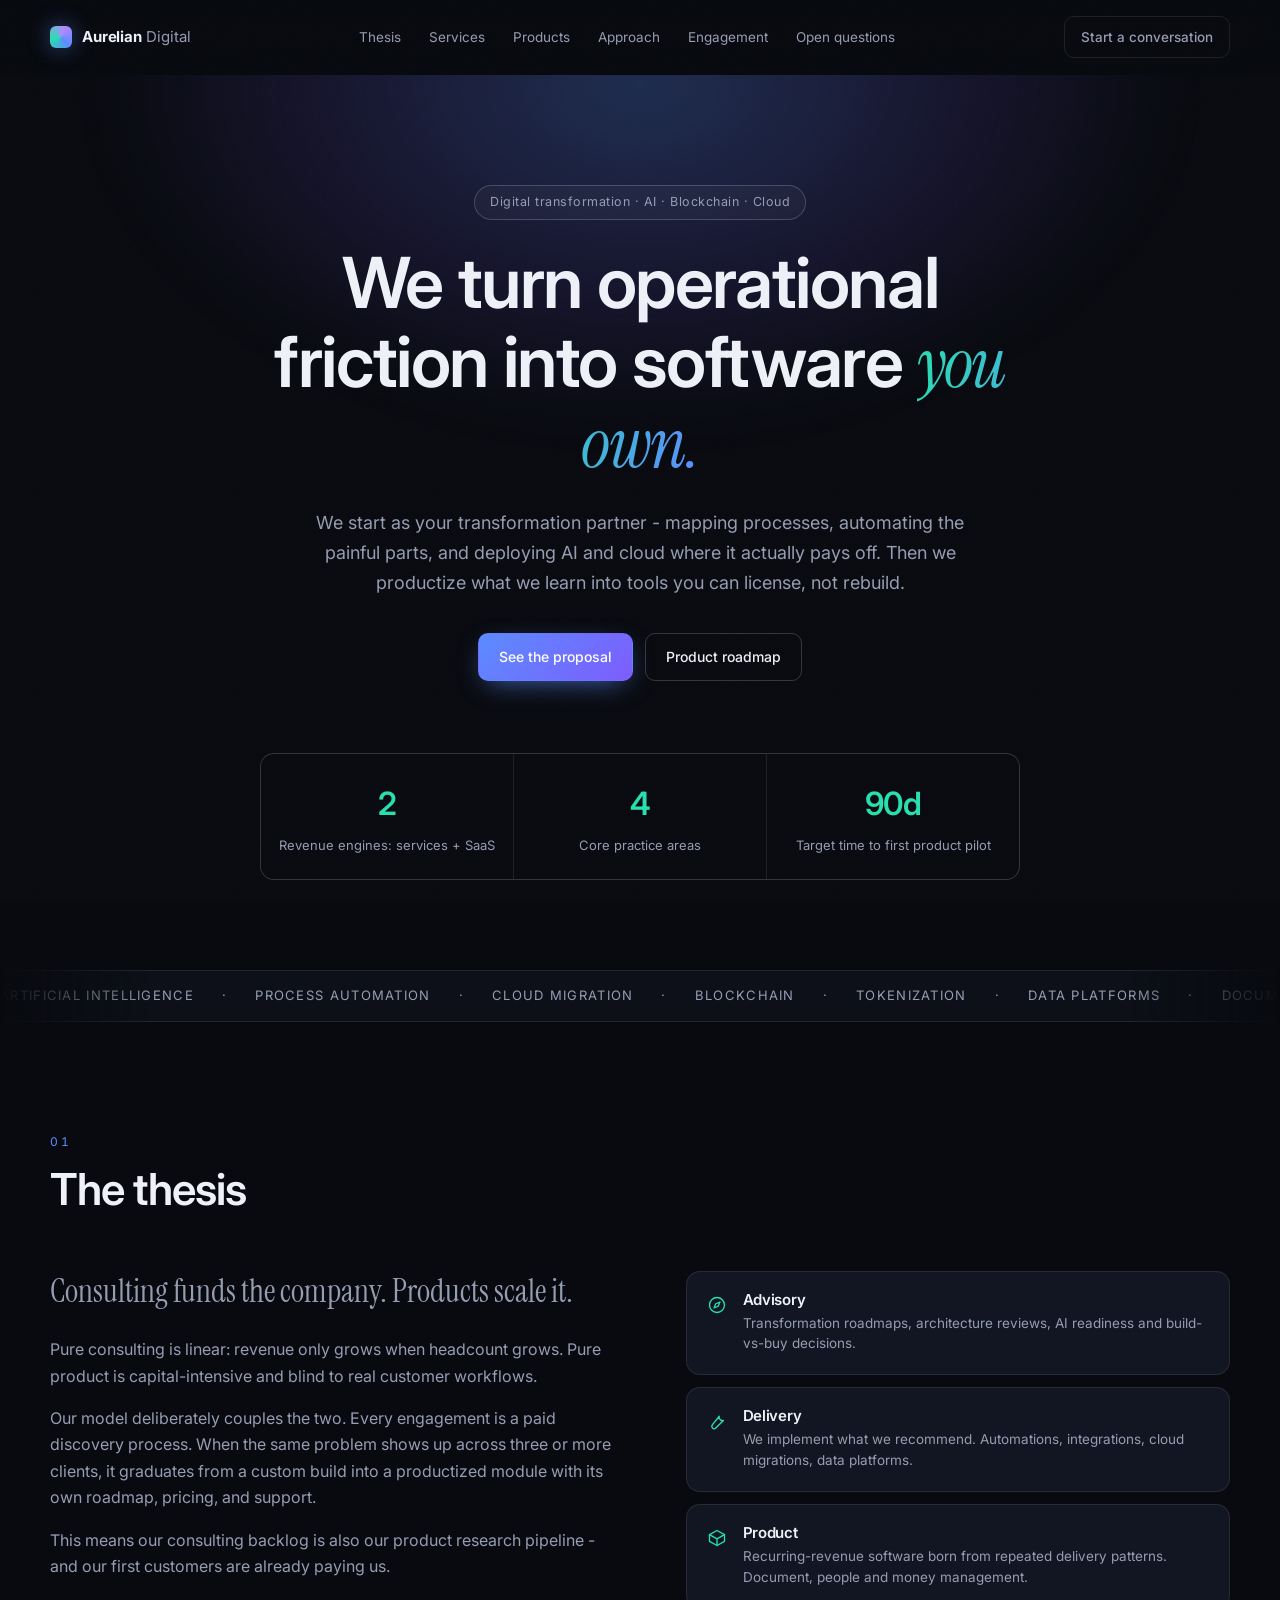
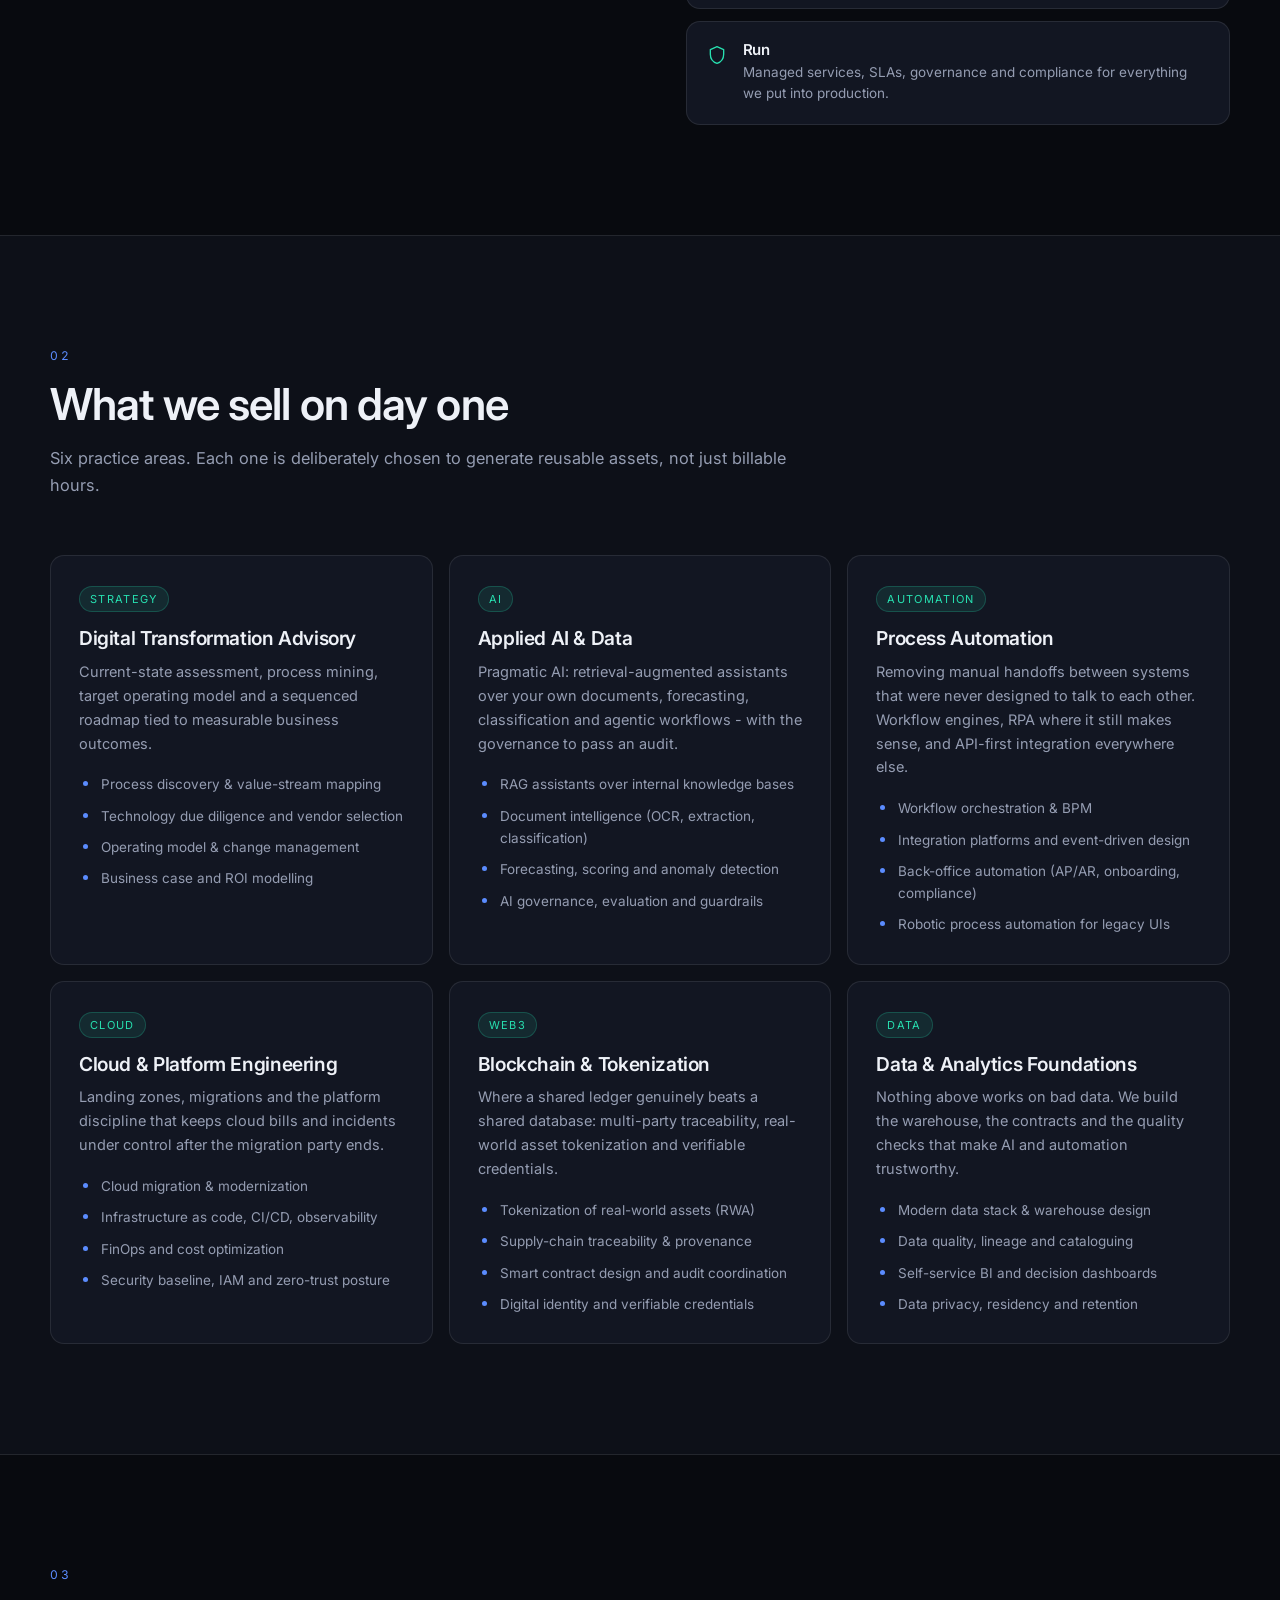
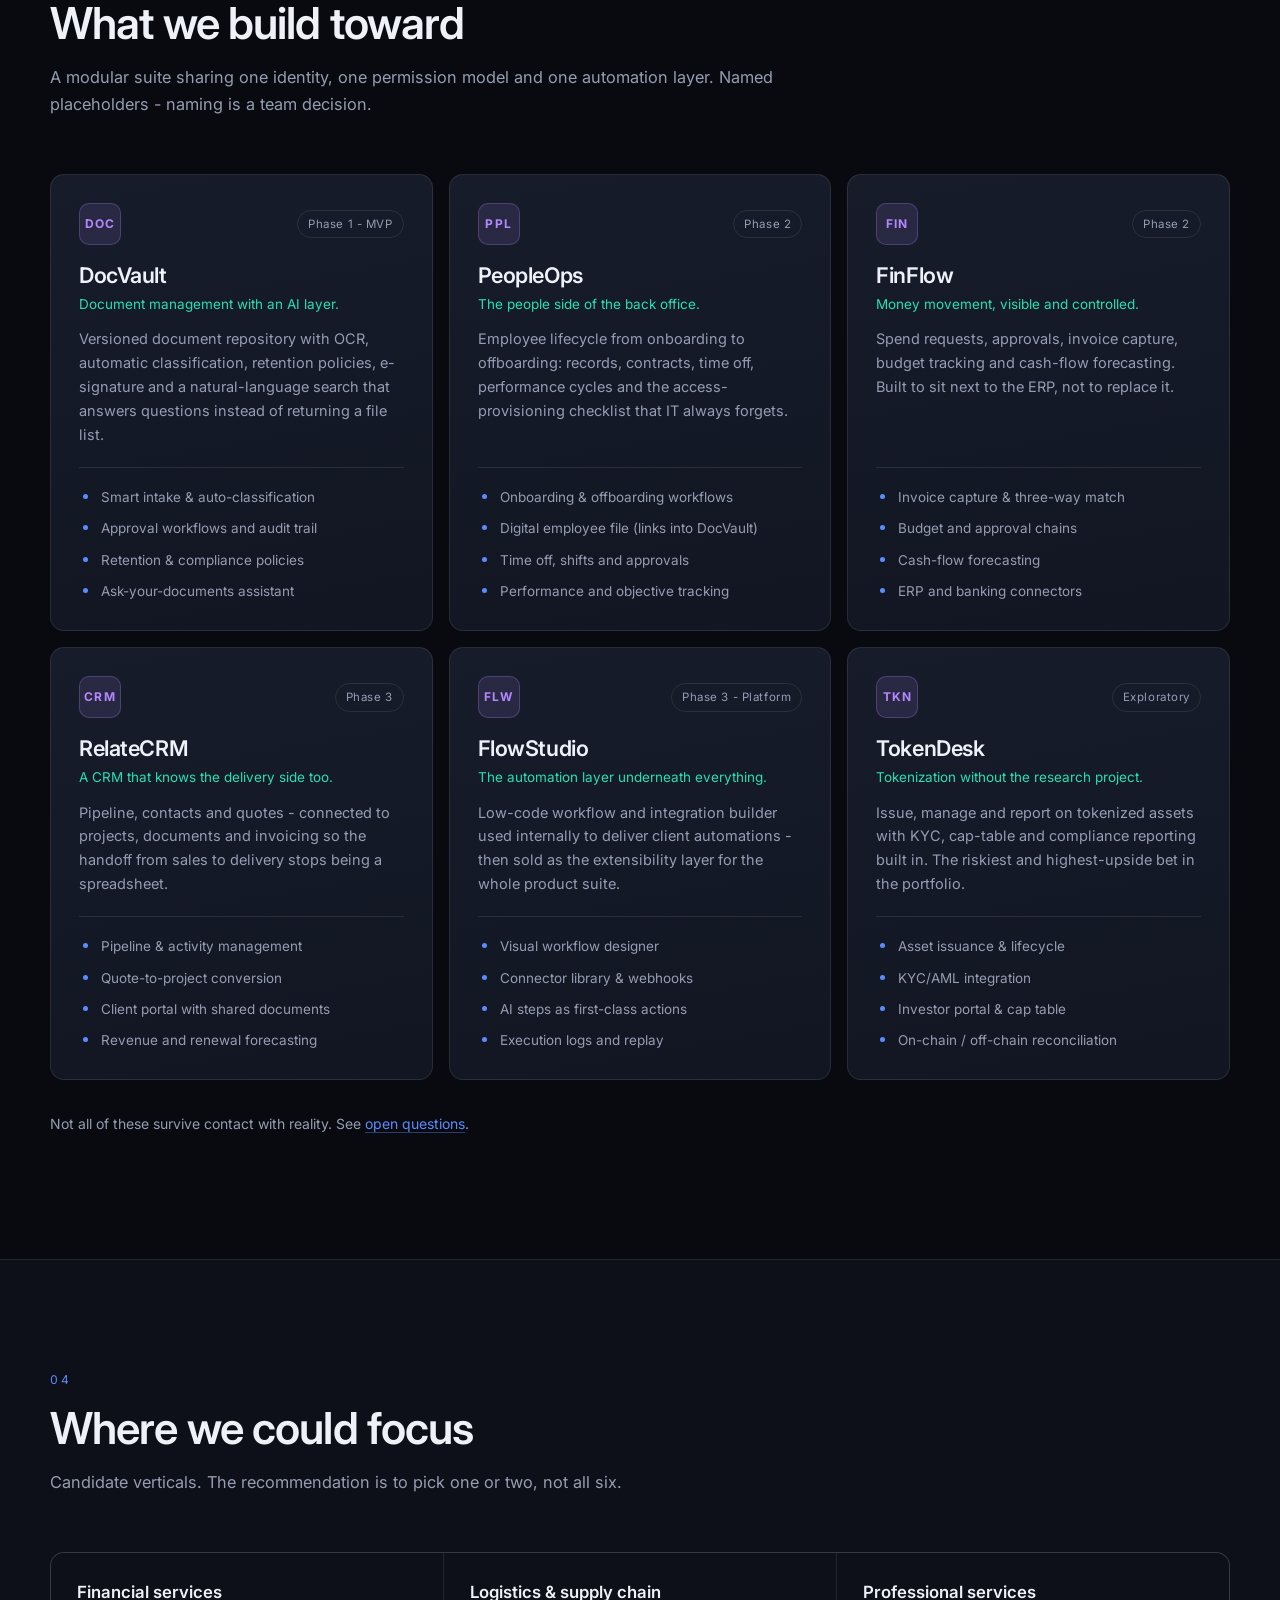
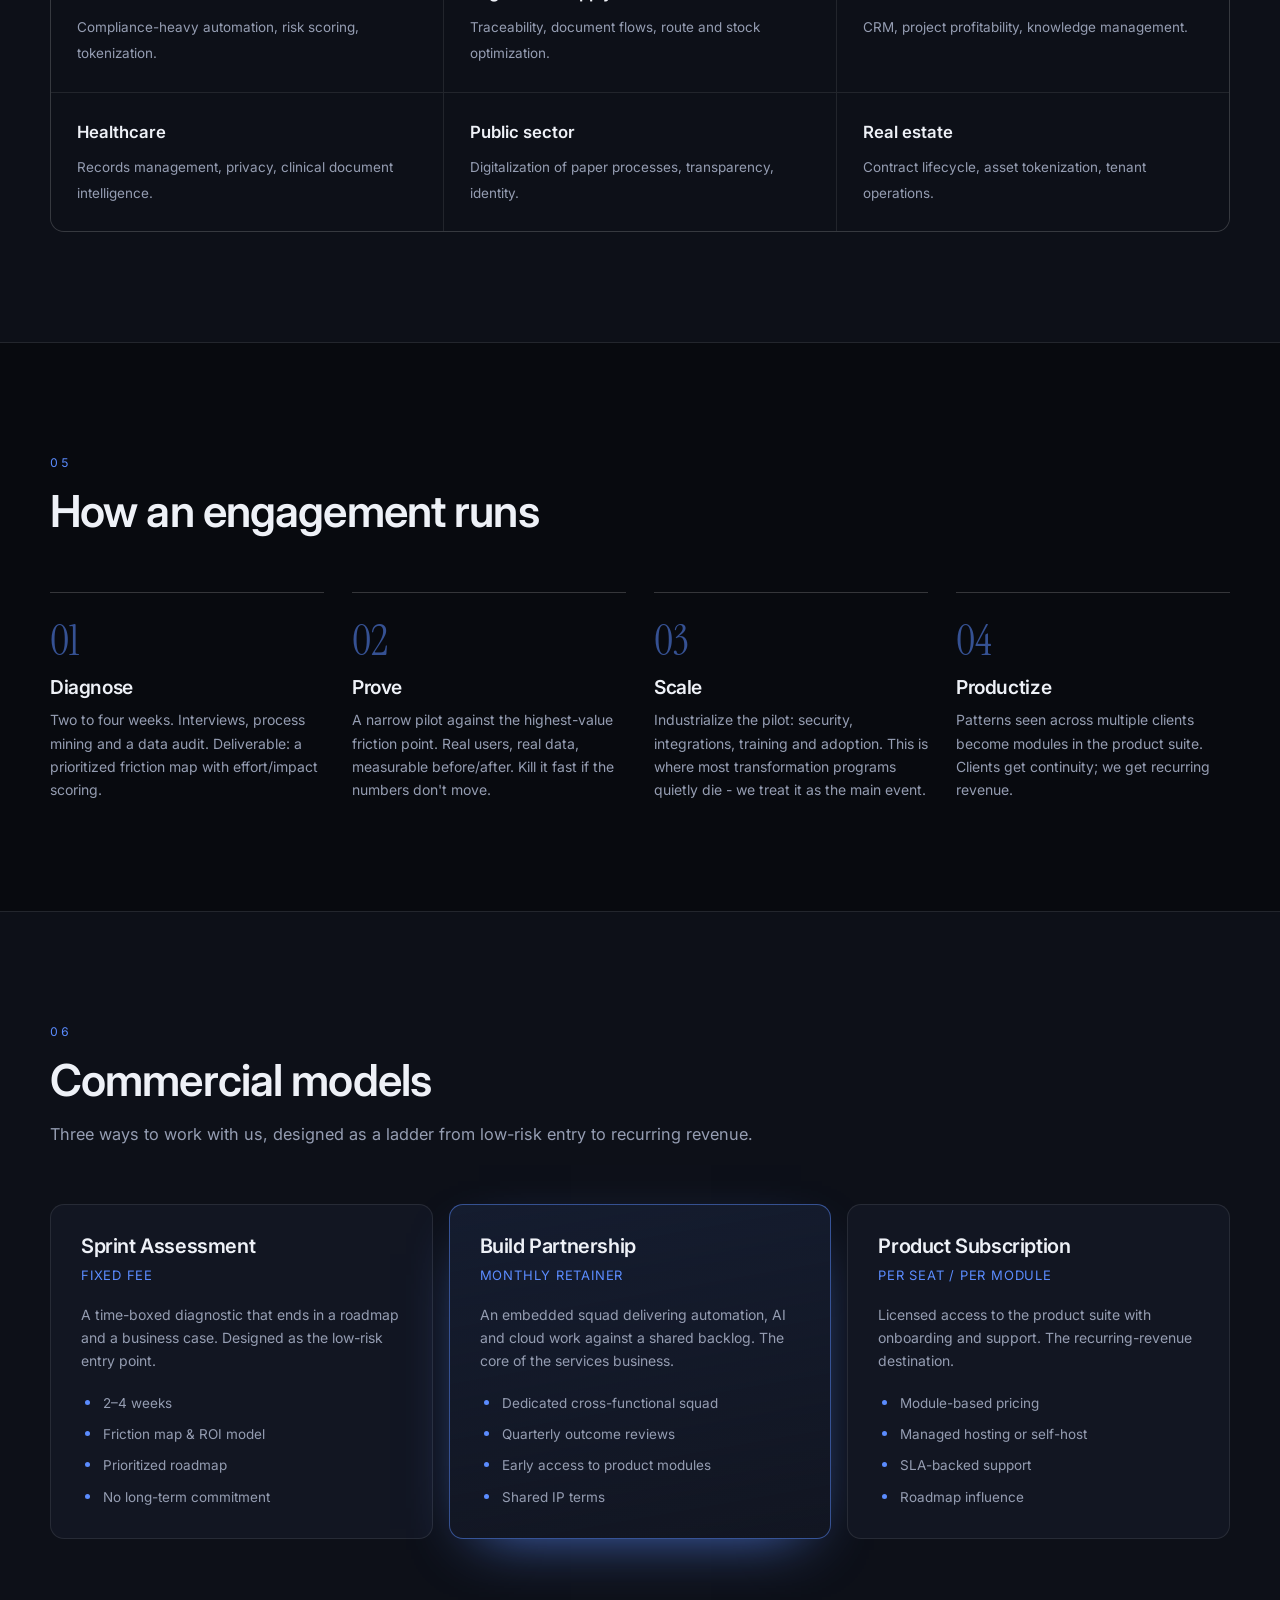
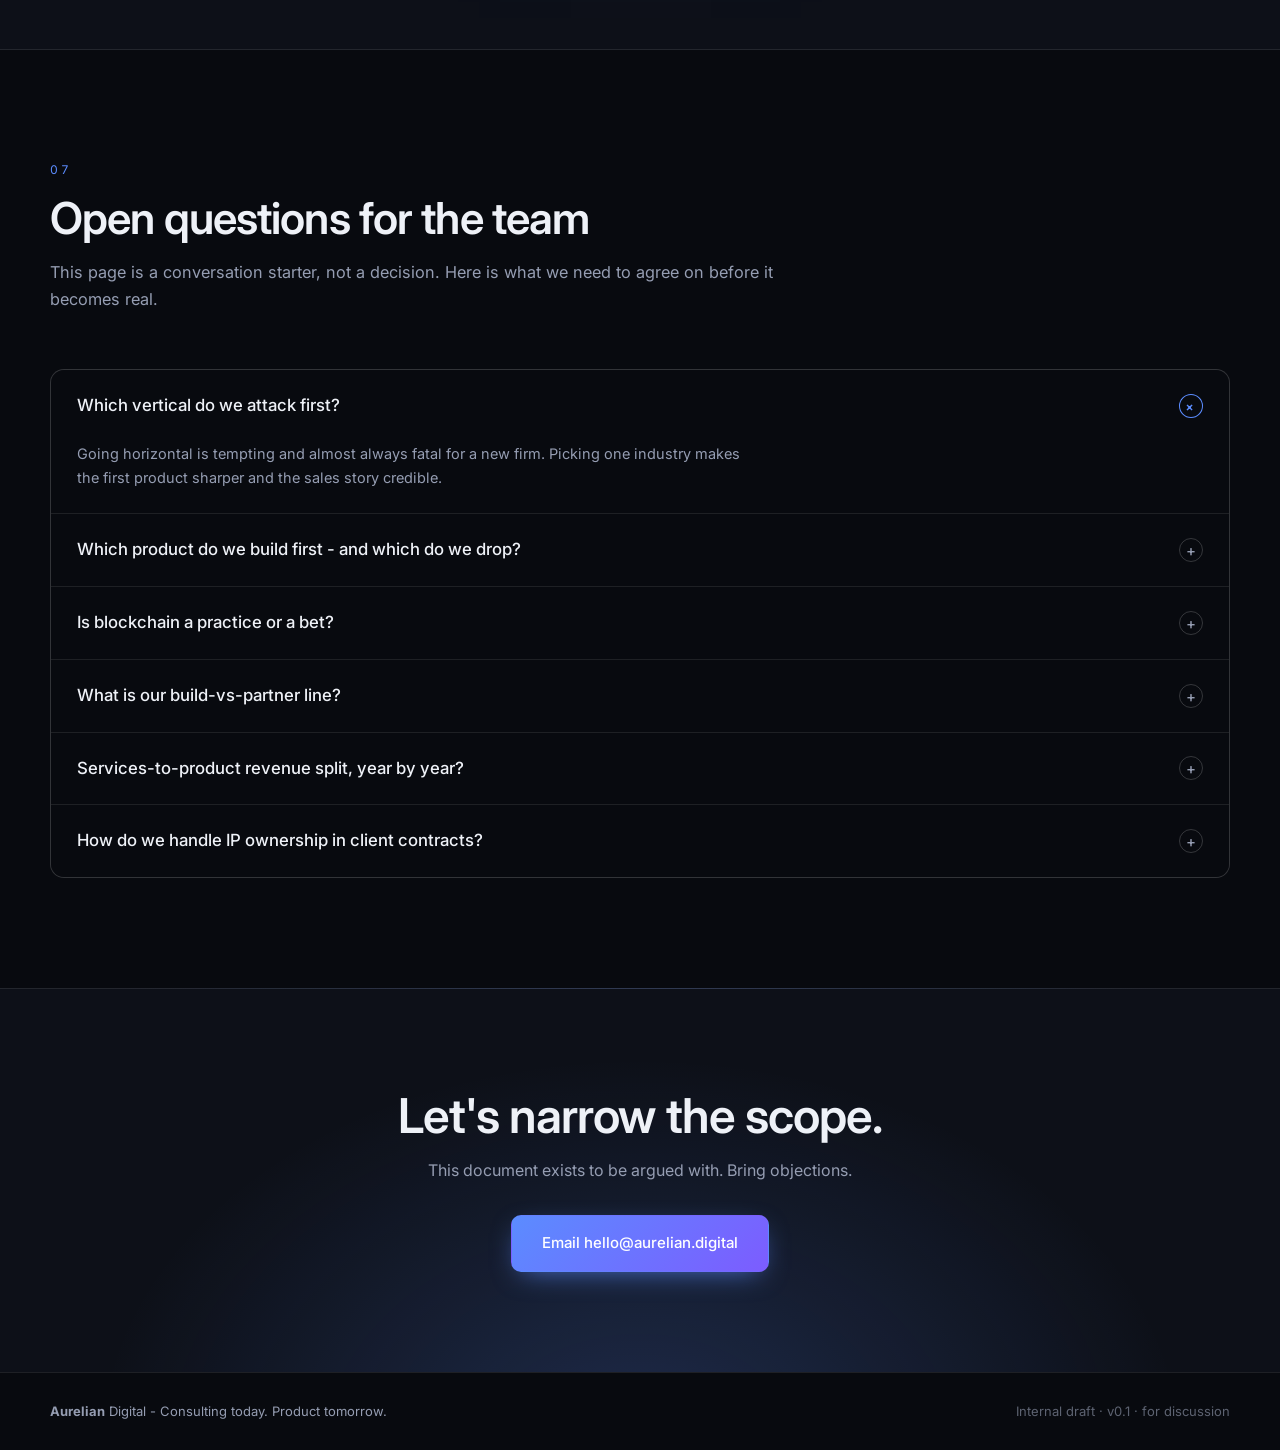
<file: index.html>
<!DOCTYPE html>
<html lang="en">
<head>
  <meta charset="UTF-8" />
  <meta name="viewport" content="width=device-width, initial-scale=1.0" />
  <title>Aurelian Digital - Consulting today. Product tomorrow.</title>
  <meta name="description" content="Digital transformation consulting across AI, automation, cloud and tokenization - productized into software for document, people and money management." />
  <link rel="preconnect" href="https://fonts.googleapis.com" />
  <link rel="preconnect" href="https://fonts.gstatic.com" crossorigin />
  <link href="https://fonts.googleapis.com/css2?family=Inter:wght@400;500;600;700&family=Instrument+Serif:ital@0;1&display=swap" rel="stylesheet" />
  <link rel="stylesheet" href="src/styles.css" />
</head>
<body>
  <div class="grain" aria-hidden="true"></div>

  <header class="site-header" id="header">
    <a class="logo" href="#top">
      <span class="logo-mark" aria-hidden="true"></span>
      <span class="logo-text"><strong data-brand-name></strong> <span data-brand-suffix></span></span>
    </a>
    <nav class="nav" id="nav" aria-label="Primary"></nav>
    <div class="header-actions">
      <a class="btn btn-ghost" href="#contact">Start a conversation</a>
      <button class="nav-toggle" id="navToggle" aria-label="Toggle navigation" aria-expanded="false">
        <span></span><span></span>
      </button>
    </div>
  </header>

  <main id="top">
    <!-- HERO -->
    <section class="hero">
      <div class="hero-glow" aria-hidden="true"></div>
      <div class="wrap hero-inner">
        <p class="eyebrow reveal" data-hero-eyebrow></p>
        <h1 class="hero-title reveal" data-hero-title></h1>
        <p class="lead reveal" data-hero-subtitle></p>
        <div class="hero-ctas reveal">
          <a class="btn btn-primary" data-hero-cta1></a>
          <a class="btn btn-outline" data-hero-cta2></a>
        </div>
        <dl class="stats reveal" data-hero-stats></dl>
      </div>
      <div class="marquee" aria-hidden="true">
        <div class="marquee-track">
          <span>Artificial Intelligence</span><span>·</span>
          <span>Process Automation</span><span>·</span>
          <span>Cloud Migration</span><span>·</span>
          <span>Blockchain</span><span>·</span>
          <span>Tokenization</span><span>·</span>
          <span>Data Platforms</span><span>·</span>
          <span>Document Intelligence</span><span>·</span>
          <span>Artificial Intelligence</span><span>·</span>
          <span>Process Automation</span><span>·</span>
          <span>Cloud Migration</span><span>·</span>
          <span>Blockchain</span><span>·</span>
          <span>Tokenization</span><span>·</span>
          <span>Data Platforms</span><span>·</span>
          <span>Document Intelligence</span><span>·</span>
        </div>
      </div>
    </section>

    <!-- THESIS -->
    <section class="section" id="thesis">
      <div class="wrap">
        <div class="section-head reveal">
          <span class="section-num">01</span>
          <h2 data-thesis-title></h2>
        </div>
        <div class="thesis-grid">
          <div class="thesis-copy reveal">
            <p class="thesis-lead" data-thesis-lead></p>
            <div data-thesis-body></div>
          </div>
          <div class="pillars" data-thesis-pillars></div>
        </div>
      </div>
    </section>

    <!-- SERVICES -->
    <section class="section section-alt" id="services">
      <div class="wrap">
        <div class="section-head reveal">
          <span class="section-num">02</span>
          <h2>What we sell on day one</h2>
          <p class="section-sub">Six practice areas. Each one is deliberately chosen to generate reusable assets, not just billable hours.</p>
        </div>
        <div class="cards" data-services></div>
      </div>
    </section>

    <!-- PRODUCTS -->
    <section class="section" id="products">
      <div class="wrap">
        <div class="section-head reveal">
          <span class="section-num">03</span>
          <h2>What we build toward</h2>
          <p class="section-sub">A modular suite sharing one identity, one permission model and one automation layer. Named placeholders - naming is a team decision.</p>
        </div>
        <div class="products" data-products></div>
        <p class="note reveal">Not all of these survive contact with reality. See <a href="#questions">open questions</a>.</p>
      </div>
    </section>

    <!-- INDUSTRIES -->
    <section class="section section-alt" id="industries">
      <div class="wrap">
        <div class="section-head reveal">
          <span class="section-num">04</span>
          <h2>Where we could focus</h2>
          <p class="section-sub">Candidate verticals. The recommendation is to pick one or two, not all six.</p>
        </div>
        <ul class="industries" data-industries></ul>
      </div>
    </section>

    <!-- APPROACH -->
    <section class="section" id="approach">
      <div class="wrap">
        <div class="section-head reveal">
          <span class="section-num">05</span>
          <h2>How an engagement runs</h2>
        </div>
        <ol class="steps" data-approach></ol>
      </div>
    </section>

    <!-- ENGAGEMENT -->
    <section class="section section-alt" id="engagement">
      <div class="wrap">
        <div class="section-head reveal">
          <span class="section-num">06</span>
          <h2>Commercial models</h2>
          <p class="section-sub">Three ways to work with us, designed as a ladder from low-risk entry to recurring revenue.</p>
        </div>
        <div class="plans" data-engagement></div>
      </div>
    </section>

    <!-- OPEN QUESTIONS -->
    <section class="section" id="questions">
      <div class="wrap">
        <div class="section-head reveal">
          <span class="section-num">07</span>
          <h2 data-questions-title></h2>
          <p class="section-sub" data-questions-lead></p>
        </div>
        <div class="questions" data-questions></div>
      </div>
    </section>

    <!-- CONTACT -->
    <section class="cta-band" id="contact">
      <div class="wrap cta-inner reveal">
        <h2>Let's narrow the scope.</h2>
        <p>This document exists to be argued with. Bring objections.</p>
        <a class="btn btn-primary btn-lg" data-contact-link></a>
      </div>
    </section>
  </main>

  <footer class="site-footer">
    <div class="wrap footer-inner">
      <span><strong data-brand-name></strong> <span data-brand-suffix></span> - <span data-brand-tagline></span></span>
      <span class="footer-note">Internal draft · v0.1 · for discussion</span>
    </div>
  </footer>

  <script src="src/data.js"></script>
  <script src="src/main.js"></script>
</body>
</html>
</file>
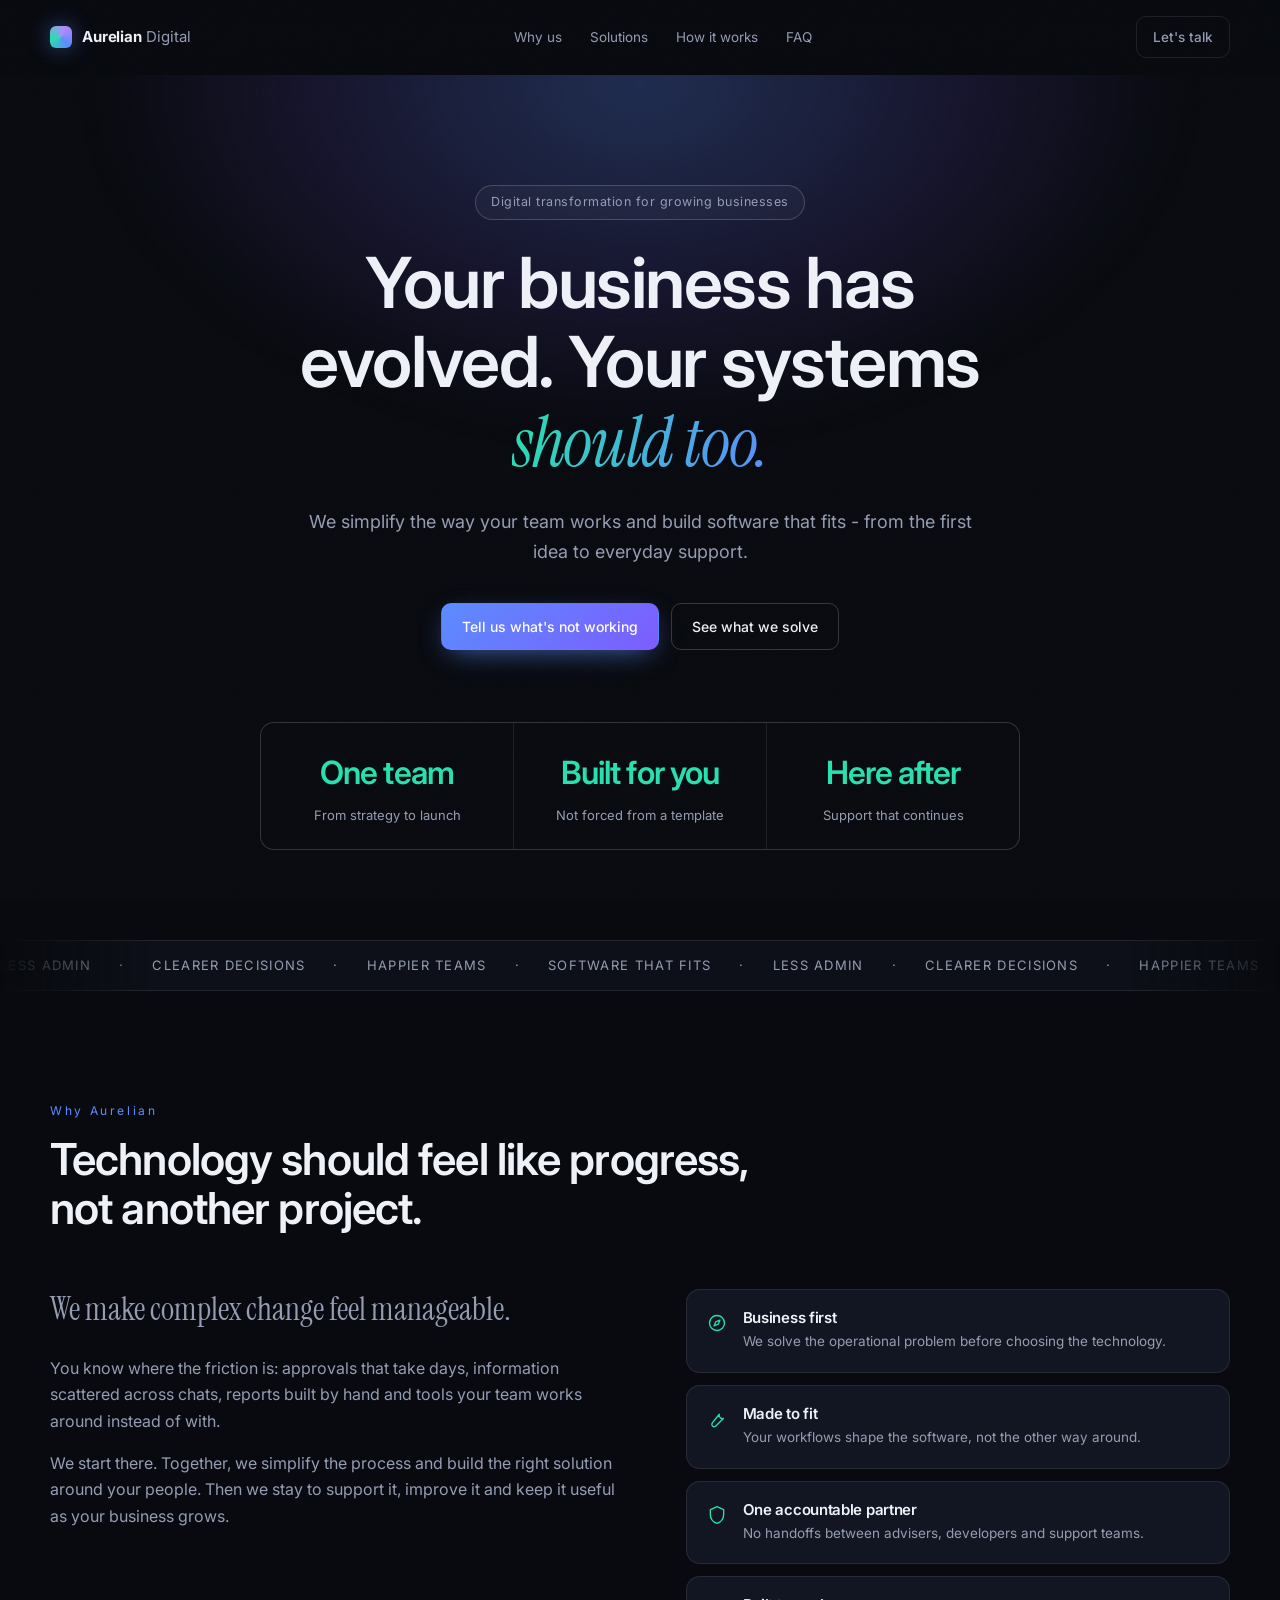
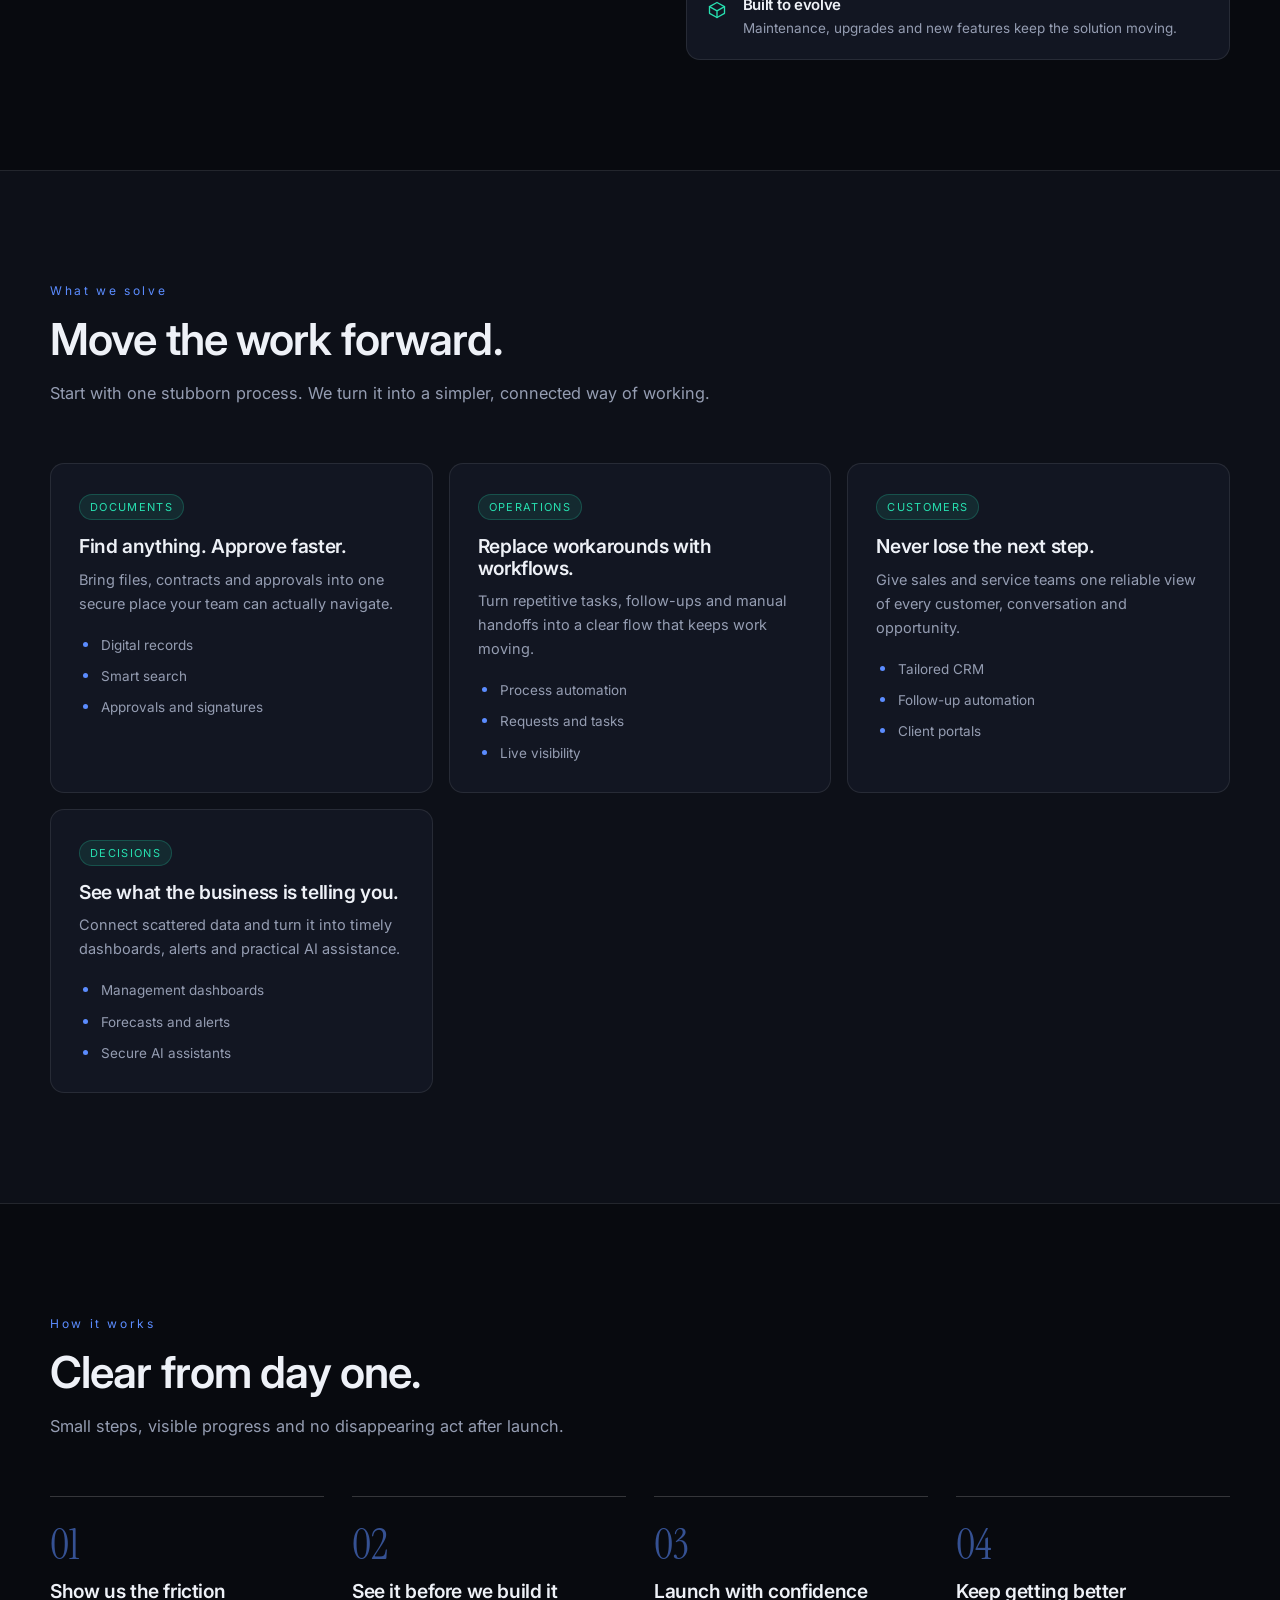
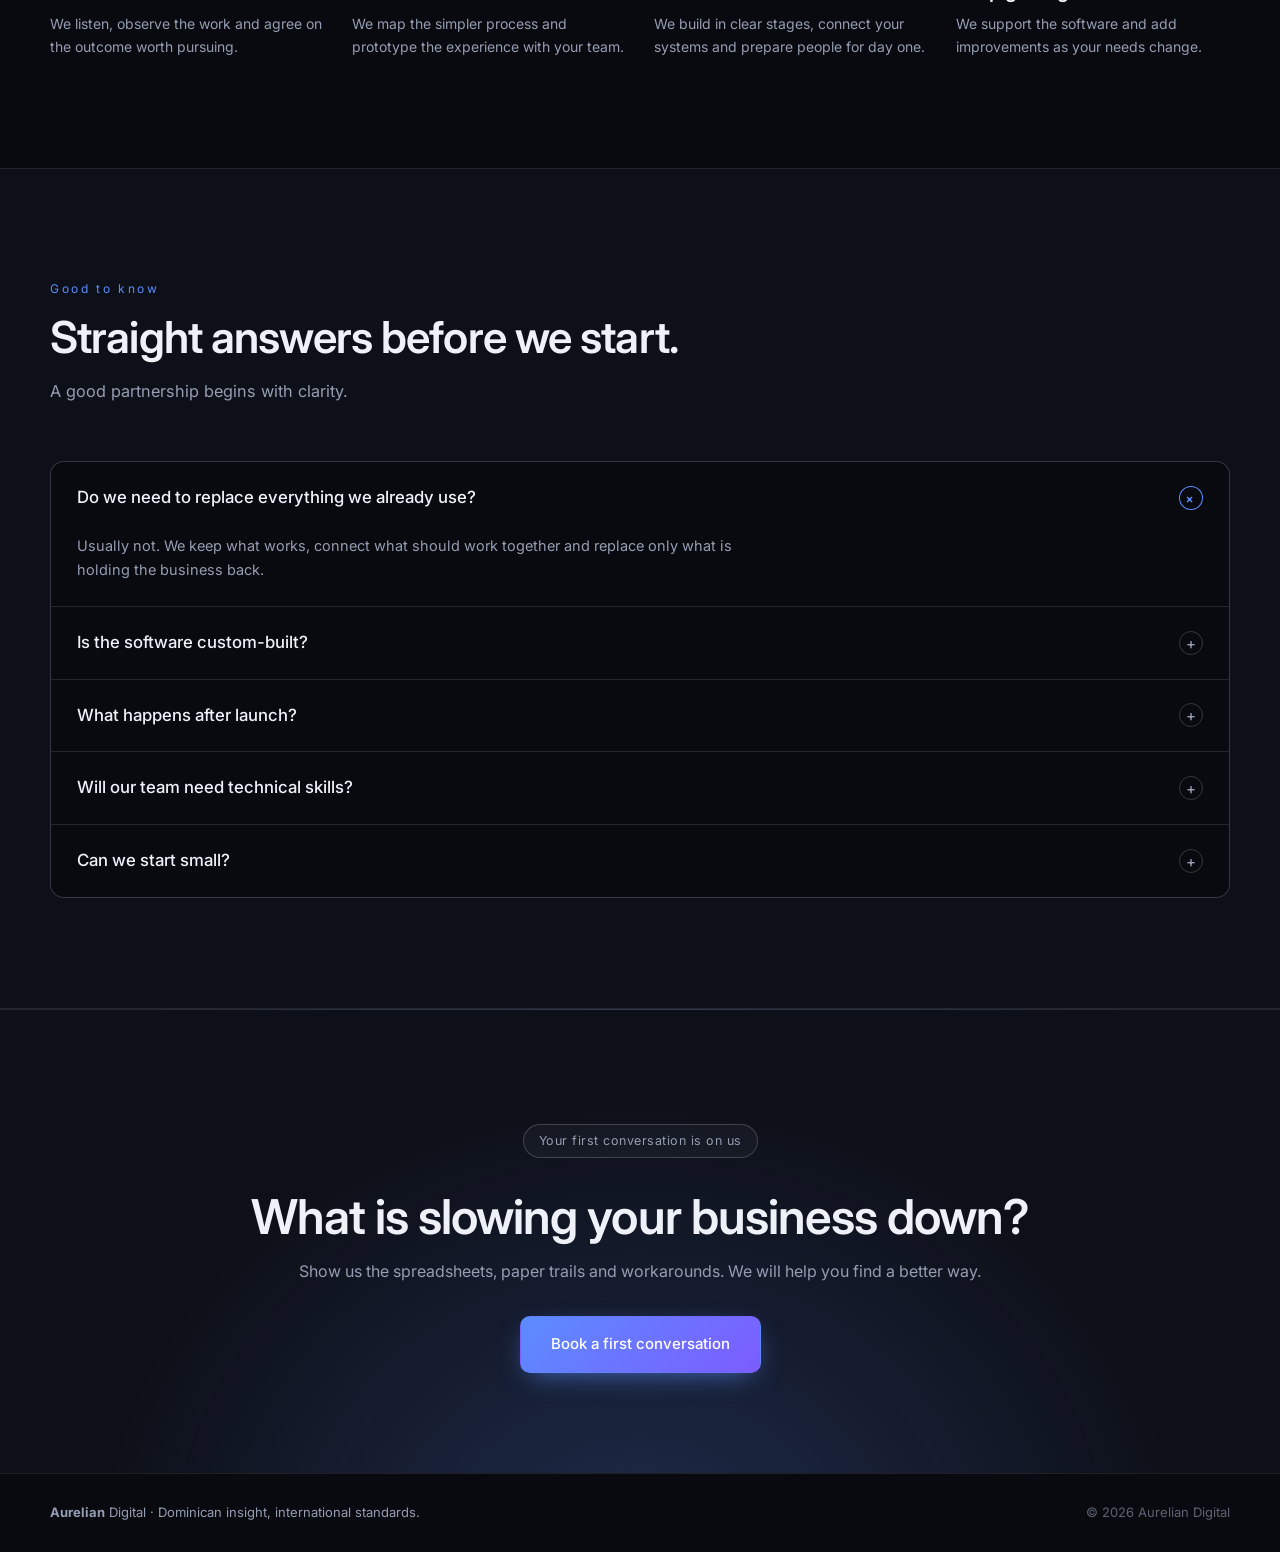
<file: v2/index.html>
<!DOCTYPE html>
<html lang="en">
<head>
  <meta charset="UTF-8" />
  <meta name="viewport" content="width=device-width, initial-scale=1.0" />
  <title>Aurelian Digital - Better ways to work.</title>
  <meta name="description" content="We simplify operations and build software around the way your business works." />
  <link rel="preconnect" href="https://fonts.googleapis.com" />
  <link rel="preconnect" href="https://fonts.gstatic.com" crossorigin />
  <link href="https://fonts.googleapis.com/css2?family=Inter:wght@400;500;600;700&family=Instrument+Serif:ital@0;1&display=swap" rel="stylesheet" />
  <link rel="stylesheet" href="../src/styles.css" />
</head>
<body>
  <div class="grain" aria-hidden="true"></div>
  <header class="site-header" id="header">
    <a class="logo" href="#top" aria-label="Aurelian Digital home">
      <span class="logo-mark" aria-hidden="true"></span>
      <span class="logo-text"><strong data-brand-name></strong> <span data-brand-suffix></span></span>
    </a>
    <nav class="nav" id="nav" aria-label="Primary"></nav>
    <div class="header-actions">
      <a class="btn btn-ghost" href="#contact">Let's talk</a>
      <button class="nav-toggle" id="navToggle" aria-label="Toggle navigation" aria-expanded="false"><span></span><span></span></button>
    </div>
  </header>

  <main id="top">
    <section class="hero">
      <div class="hero-glow" aria-hidden="true"></div>
      <div class="wrap hero-inner">
        <p class="eyebrow reveal" data-hero-eyebrow></p>
        <h1 class="hero-title reveal" data-hero-title></h1>
        <p class="lead reveal" data-hero-subtitle></p>
        <div class="hero-ctas reveal"><a class="btn btn-primary" data-hero-cta1></a><a class="btn btn-outline" data-hero-cta2></a></div>
        <dl class="stats reveal" data-hero-stats></dl>
      </div>
      <div class="marquee" aria-hidden="true"><div class="marquee-track">
        <span>Less admin</span><span>·</span><span>Clearer decisions</span><span>·</span><span>Happier teams</span><span>·</span><span>Software that fits</span><span>·</span>
        <span>Less admin</span><span>·</span><span>Clearer decisions</span><span>·</span><span>Happier teams</span><span>·</span><span>Software that fits</span><span>·</span>
      </div></div>
    </section>

    <section class="section why" id="why">
      <div class="wrap">
        <div class="section-head reveal"><span class="section-num">Why Aurelian</span><h2 data-thesis-title></h2></div>
        <div class="thesis-grid">
          <div class="thesis-copy reveal"><p class="thesis-lead" data-thesis-lead></p><div data-thesis-body></div></div>
          <div class="pillars" data-thesis-pillars></div>
        </div>
      </div>
    </section>

    <section class="section section-alt" id="solutions">
      <div class="wrap">
        <div class="section-head reveal"><span class="section-num">What we solve</span><h2>Move the work forward.</h2><p class="section-sub">Start with one stubborn process. We turn it into a simpler, connected way of working.</p></div>
        <div class="cards solution-cards" data-services></div>
      </div>
    </section>

    <section class="section" id="approach">
      <div class="wrap">
        <div class="section-head reveal"><span class="section-num">How it works</span><h2>Clear from day one.</h2><p class="section-sub">Small steps, visible progress and no disappearing act after launch.</p></div>
        <ol class="steps" data-approach></ol>
      </div>
    </section>

    <section class="section section-alt" id="questions">
      <div class="wrap faq-layout">
        <div class="section-head reveal"><span class="section-num">Good to know</span><h2 data-questions-title></h2><p class="section-sub" data-questions-lead></p></div>
        <div class="questions" data-questions></div>
      </div>
    </section>

    <section class="cta-band" id="contact">
      <div class="wrap cta-inner reveal"><p class="eyebrow">Your first conversation is on us</p><h2>What is slowing your business down?</h2><p>Show us the spreadsheets, paper trails and workarounds. We will help you find a better way.</p><a class="btn btn-primary btn-lg" data-contact-link></a></div>
    </section>
  </main>

  <footer class="site-footer"><div class="wrap footer-inner"><span><strong data-brand-name></strong> <span data-brand-suffix></span> · Dominican insight, international standards.</span><span class="footer-note">© 2026 Aurelian Digital</span></div></footer>
  <script src="data.js"></script>
  <script src="main.js"></script>
</body>
</html>
</file>
<file: src/styles.css>
:root {
  --bg: #080a0f;
  --bg-alt: #0d1018;
  --surface: #121622;
  --surface-2: #171c2b;
  --line: rgba(255, 255, 255, 0.09);
  --line-strong: rgba(255, 255, 255, 0.18);
  --text: #eef1f7;
  --muted: #959db2;
  --accent: #5b8cff;
  --accent-2: #27e0b0;
  --accent-3: #b388ff;
  --radius: 14px;
  --wrap: 1180px;
  --ease: cubic-bezier(0.22, 1, 0.36, 1);
}

* { box-sizing: border-box; }

html { scroll-behavior: smooth; scroll-padding-top: 90px; }

body {
  margin: 0;
  background: var(--bg);
  color: var(--text);
  font-family: Inter, -apple-system, BlinkMacSystemFont, "Segoe UI", sans-serif;
  font-size: 16px;
  line-height: 1.65;
  -webkit-font-smoothing: antialiased;
  overflow-x: hidden;
}

h1, h2, h3 { line-height: 1.12; margin: 0; letter-spacing: -0.02em; }

a { color: inherit; text-decoration: none; }

.wrap { width: min(100% - 48px, var(--wrap)); margin-inline: auto; }

.grain {
  position: fixed;
  inset: 0;
  pointer-events: none;
  z-index: 100;
  opacity: 0.025;
  background-image: url("data:image/svg+xml,%3Csvg xmlns='http://www.w3.org/2000/svg' width='200' height='200'%3E%3Cfilter id='n'%3E%3CfeTurbulence type='fractalNoise' baseFrequency='0.8'/%3E%3C/filter%3E%3Crect width='200' height='200' filter='url(%23n)'/%3E%3C/svg%3E");
}

/* ---------- Header ---------- */
.site-header {
  position: sticky;
  top: 0;
  z-index: 50;
  display: flex;
  align-items: center;
  justify-content: space-between;
  gap: 24px;
  padding: 16px max(24px, calc((100vw - var(--wrap)) / 2));
  background: rgba(8, 10, 15, 0.72);
  backdrop-filter: blur(14px);
  border-bottom: 1px solid transparent;
  transition: border-color 0.3s, background 0.3s;
}

.site-header.scrolled { border-bottom-color: var(--line); }

.logo { display: flex; align-items: center; gap: 10px; font-size: 15px; }

.logo-mark {
  width: 22px;
  height: 22px;
  border-radius: 6px;
  background: conic-gradient(from 140deg, var(--accent), var(--accent-2), var(--accent-3), var(--accent));
  box-shadow: 0 0 22px rgba(91, 140, 255, 0.45);
}

.logo-text strong { font-weight: 700; letter-spacing: -0.01em; }
.logo-text span { color: var(--muted); font-weight: 400; }

.nav { display: flex; gap: 4px; }

.nav a {
  padding: 7px 12px;
  border-radius: 8px;
  font-size: 13.5px;
  color: var(--muted);
  transition: color 0.2s, background 0.2s;
}

.nav a:hover { color: var(--text); background: rgba(255, 255, 255, 0.05); }
.nav a.active { color: var(--text); background: rgba(91, 140, 255, 0.14); }

.header-actions { display: flex; align-items: center; gap: 10px; }

.nav-toggle {
  display: none;
  flex-direction: column;
  gap: 5px;
  background: none;
  border: 1px solid var(--line);
  border-radius: 8px;
  padding: 10px 9px;
  cursor: pointer;
}

.nav-toggle span { width: 16px; height: 1.5px; background: var(--text); display: block; }

/* ---------- Buttons ---------- */
.btn {
  display: inline-flex;
  align-items: center;
  justify-content: center;
  gap: 8px;
  padding: 11px 20px;
  border-radius: 10px;
  font-size: 14px;
  font-weight: 500;
  cursor: pointer;
  border: 1px solid transparent;
  transition: transform 0.2s var(--ease), background 0.2s, border-color 0.2s, box-shadow 0.2s;
  white-space: nowrap;
}

.btn:hover { transform: translateY(-2px); }

.btn-primary {
  background: linear-gradient(135deg, var(--accent), #7c5cff);
  color: #fff;
  box-shadow: 0 8px 28px -10px rgba(91, 140, 255, 0.8);
}

.btn-outline { border-color: var(--line-strong); color: var(--text); }
.btn-outline:hover { background: rgba(255, 255, 255, 0.05); border-color: var(--accent); }

.btn-ghost { color: var(--muted); border-color: var(--line); font-size: 13.5px; padding: 9px 16px; }
.btn-ghost:hover { color: var(--text); border-color: var(--line-strong); }

.btn-lg { padding: 15px 30px; font-size: 15px; }

/* ---------- Hero ---------- */
.hero { position: relative; padding: 110px 0 0; overflow: hidden; }

.hero-glow {
  position: absolute;
  top: -340px;
  left: 50%;
  transform: translateX(-50%);
  width: 1100px;
  height: 700px;
  background: radial-gradient(ellipse at center, rgba(91, 140, 255, 0.28), rgba(124, 92, 255, 0.12) 42%, transparent 70%);
  filter: blur(26px);
  pointer-events: none;
}

.hero-inner { position: relative; text-align: center; padding-bottom: 90px; }

.eyebrow {
  display: inline-block;
  margin: 0 0 24px;
  padding: 6px 15px;
  border: 1px solid var(--line-strong);
  border-radius: 999px;
  font-size: 12.5px;
  letter-spacing: 0.04em;
  color: var(--muted);
  background: rgba(255, 255, 255, 0.03);
}

.hero-title {
  font-size: clamp(2.5rem, 6.2vw, 4.4rem);
  font-weight: 600;
  max-width: 17ch;
  margin-inline: auto;
}

.hero-title em {
  font-family: "Instrument Serif", Georgia, serif;
  font-style: italic;
  font-weight: 400;
  background: linear-gradient(100deg, var(--accent-2), var(--accent));
  -webkit-background-clip: text;
  background-clip: text;
  color: transparent;
}

.lead {
  max-width: 62ch;
  margin: 26px auto 0;
  color: var(--muted);
  font-size: clamp(1rem, 1.5vw, 1.125rem);
}

.hero-ctas { display: flex; gap: 12px; justify-content: center; flex-wrap: wrap; margin-top: 36px; }

.stats {
  display: grid;
  grid-template-columns: repeat(3, 1fr);
  gap: 1px;
  margin: 72px auto 0;
  max-width: 760px;
  background: var(--line);
  border: 1px solid var(--line);
  border-radius: var(--radius);
  overflow: hidden;
}

.stats > div { background: var(--bg); padding: 24px 18px; }
.stats dt { font-size: 2rem; font-weight: 600; letter-spacing: -0.03em; color: var(--accent-2); }
.stats dd { margin: 6px 0 0; font-size: 13px; color: var(--muted); line-height: 1.45; }

.marquee {
  border-block: 1px solid var(--line);
  padding: 14px 0;
  overflow: hidden;
  background: var(--bg-alt);
  mask-image: linear-gradient(90deg, transparent, #000 12%, #000 88%, transparent);
}

.marquee-track {
  display: flex;
  gap: 28px;
  width: max-content;
  animation: slide 44s linear infinite;
  font-size: 13px;
  letter-spacing: 0.1em;
  text-transform: uppercase;
  color: var(--muted);
  white-space: nowrap;
}

@keyframes slide { to { transform: translateX(-50%); } }

/* ---------- Sections ---------- */
.section { padding: 110px 0; }
.section-alt { background: var(--bg-alt); border-block: 1px solid var(--line); }

.section-head { max-width: 760px; margin-bottom: 56px; }

.section-num {
  display: block;
  font-size: 12px;
  letter-spacing: 0.22em;
  color: var(--accent);
  margin-bottom: 14px;
  font-variant-numeric: tabular-nums;
}

.section-head h2 { font-size: clamp(1.9rem, 3.6vw, 2.75rem); font-weight: 600; }
.section-sub { color: var(--muted); margin: 16px 0 0; font-size: 1.02rem; }

.note { color: var(--muted); font-size: 14px; margin-top: 32px; }
.note a { color: var(--accent); border-bottom: 1px solid rgba(91, 140, 255, 0.4); }

/* ---------- Thesis ---------- */
.thesis-grid { display: grid; grid-template-columns: 1.05fr 1fr; gap: 64px; align-items: start; }

.thesis-lead {
  font-family: "Instrument Serif", Georgia, serif;
  font-size: clamp(1.5rem, 2.6vw, 2rem);
  line-height: 1.3;
  margin: 0 0 24px;
  color: var(--text);
}

.thesis-copy p { color: var(--muted); }

.pillars { display: grid; gap: 12px; }

.pillar {
  display: flex;
  gap: 16px;
  padding: 20px;
  border: 1px solid var(--line);
  border-radius: var(--radius);
  background: var(--surface);
  transition: border-color 0.25s, transform 0.25s var(--ease);
}

.pillar:hover { border-color: var(--line-strong); transform: translateX(4px); }
.pillar svg { flex: none; width: 20px; height: 20px; color: var(--accent-2); margin-top: 3px; }
.pillar h3 { font-size: 15px; font-weight: 600; margin-bottom: 4px; }
.pillar p { margin: 0; font-size: 13.5px; color: var(--muted); line-height: 1.55; }

/* ---------- Service cards ---------- */
.cards { display: grid; grid-template-columns: repeat(auto-fit, minmax(330px, 1fr)); gap: 16px; }

.card {
  position: relative;
  padding: 28px;
  border: 1px solid var(--line);
  border-radius: var(--radius);
  background: var(--surface);
  overflow: hidden;
  transition: border-color 0.25s, transform 0.3s var(--ease);
}

.card::before {
  content: "";
  position: absolute;
  inset: 0 0 auto;
  height: 1px;
  background: linear-gradient(90deg, transparent, var(--accent), transparent);
  opacity: 0;
  transition: opacity 0.3s;
}

.card:hover { transform: translateY(-4px); border-color: var(--line-strong); }
.card:hover::before { opacity: 1; }

.tag {
  display: inline-block;
  font-size: 11px;
  letter-spacing: 0.12em;
  text-transform: uppercase;
  color: var(--accent-2);
  background: rgba(39, 224, 176, 0.1);
  border: 1px solid rgba(39, 224, 176, 0.22);
  padding: 3px 10px;
  border-radius: 999px;
  margin-bottom: 16px;
}

.card h3 { font-size: 1.2rem; font-weight: 600; margin-bottom: 10px; }
.card > p { color: var(--muted); font-size: 14.5px; margin: 0 0 18px; }

.ticks { list-style: none; padding: 0; margin: 0; display: grid; gap: 9px; }

.ticks li {
  position: relative;
  padding-left: 22px;
  font-size: 13.5px;
  color: var(--muted);
}

.ticks li::before {
  content: "";
  position: absolute;
  left: 4px;
  top: 8px;
  width: 5px;
  height: 5px;
  border-radius: 50%;
  background: var(--accent);
}

/* ---------- Products ---------- */
.products { display: grid; grid-template-columns: repeat(auto-fit, minmax(340px, 1fr)); gap: 16px; }

.product {
  display: flex;
  flex-direction: column;
  padding: 28px;
  border: 1px solid var(--line);
  border-radius: var(--radius);
  background: linear-gradient(170deg, var(--surface-2), var(--surface));
  transition: border-color 0.25s, transform 0.3s var(--ease);
}

.product:hover { transform: translateY(-4px); border-color: rgba(179, 136, 255, 0.4); }

.product-top { display: flex; align-items: center; justify-content: space-between; gap: 14px; margin-bottom: 18px; }

.product-code {
  font-size: 12px;
  font-weight: 700;
  letter-spacing: 0.1em;
  width: 42px;
  height: 42px;
  display: grid;
  place-items: center;
  border-radius: 10px;
  background: rgba(179, 136, 255, 0.12);
  border: 1px solid rgba(179, 136, 255, 0.26);
  color: var(--accent-3);
}

.stage {
  font-size: 11.5px;
  letter-spacing: 0.05em;
  color: var(--muted);
  border: 1px solid var(--line);
  padding: 4px 10px;
  border-radius: 999px;
}

.product h3 { font-size: 1.35rem; font-weight: 600; }
.product .pitch { color: var(--accent-2); font-size: 13.5px; margin: 6px 0 12px; }
.product > p { color: var(--muted); font-size: 14.5px; margin: 0 0 20px; }
.product .ticks { margin-top: auto; padding-top: 18px; border-top: 1px solid var(--line); }

/* ---------- Industries ---------- */
.industries {
  list-style: none;
  padding: 0;
  margin: 0;
  display: grid;
  grid-template-columns: repeat(auto-fit, minmax(300px, 1fr));
  gap: 1px;
  background: var(--line);
  border: 1px solid var(--line);
  border-radius: var(--radius);
  overflow: hidden;
}

.industries li { background: var(--bg-alt); padding: 26px; transition: background 0.25s; }
.industries li:hover { background: var(--surface); }
.industries strong { display: block; font-size: 1.05rem; font-weight: 600; margin-bottom: 6px; }
.industries span { color: var(--muted); font-size: 13.5px; }

/* ---------- Steps ---------- */
.steps {
  list-style: none;
  padding: 0;
  margin: 0;
  display: grid;
  grid-template-columns: repeat(auto-fit, minmax(240px, 1fr));
  gap: 28px;
  counter-reset: s;
}

.step { position: relative; padding-top: 28px; border-top: 1px solid var(--line-strong); }

.step-num {
  font-family: "Instrument Serif", Georgia, serif;
  font-size: 2.6rem;
  color: var(--accent);
  opacity: 0.55;
  line-height: 1;
  display: block;
  margin-bottom: 14px;
}

.step h3 { font-size: 1.2rem; font-weight: 600; margin-bottom: 10px; }
.step p { color: var(--muted); font-size: 14px; margin: 0; }

/* ---------- Plans ---------- */
.plans { display: grid; grid-template-columns: repeat(auto-fit, minmax(300px, 1fr)); gap: 16px; align-items: start; }

.plan {
  padding: 30px;
  border: 1px solid var(--line);
  border-radius: var(--radius);
  background: var(--surface);
}

.plan.featured {
  border-color: rgba(91, 140, 255, 0.5);
  background: linear-gradient(170deg, rgba(91, 140, 255, 0.1), var(--surface));
  box-shadow: 0 20px 60px -30px rgba(91, 140, 255, 0.9);
}

.plan h3 { font-size: 1.25rem; font-weight: 600; }
.plan .price { color: var(--accent); font-size: 13px; letter-spacing: 0.06em; text-transform: uppercase; margin: 8px 0 16px; }
.plan > p { color: var(--muted); font-size: 14px; margin: 0 0 20px; }

/* ---------- Questions ---------- */
.questions { display: grid; gap: 1px; background: var(--line); border: 1px solid var(--line); border-radius: var(--radius); overflow: hidden; }

.q { background: var(--bg); }

.q-head {
  width: 100%;
  display: flex;
  align-items: center;
  justify-content: space-between;
  gap: 20px;
  padding: 22px 26px;
  background: none;
  border: none;
  color: var(--text);
  font: inherit;
  font-size: 1.05rem;
  font-weight: 500;
  text-align: left;
  cursor: pointer;
  transition: background 0.2s;
}

.q-head:hover { background: var(--surface); }

.q-icon {
  flex: none;
  width: 24px;
  height: 24px;
  display: grid;
  place-items: center;
  border: 1px solid var(--line-strong);
  border-radius: 50%;
  transition: transform 0.3s var(--ease), border-color 0.2s;
  font-size: 15px;
  color: var(--muted);
}

.q.open .q-icon { transform: rotate(45deg); border-color: var(--accent); color: var(--accent); }

.q-body { display: grid; grid-template-rows: 0fr; transition: grid-template-rows 0.35s var(--ease); }
.q.open .q-body { grid-template-rows: 1fr; }
.q-body > div { overflow: hidden; }
.q-body p { margin: 0; padding: 0 26px 24px 26px; color: var(--muted); font-size: 14.5px; max-width: 80ch; }

/* ---------- CTA band + footer ---------- */
.cta-band {
  padding: 100px 0;
  text-align: center;
  background:
    radial-gradient(ellipse at 50% 120%, rgba(91, 140, 255, 0.22), transparent 60%),
    var(--bg-alt);
  border-top: 1px solid var(--line);
}

.cta-band h2 { font-size: clamp(2rem, 4.2vw, 3rem); font-weight: 600; }
.cta-band p { color: var(--muted); margin: 14px 0 32px; }

.site-footer { border-top: 1px solid var(--line); padding: 28px 0; }
.footer-inner { display: flex; justify-content: space-between; gap: 16px; flex-wrap: wrap; font-size: 13px; color: var(--muted); }
.footer-note { opacity: 0.6; }

/* ---------- Reveal ---------- */
.reveal, .card, .product, .pillar, .step, .plan, .industries li {
  opacity: 0;
  transform: translateY(18px);
  transition: opacity 0.6s var(--ease), transform 0.6s var(--ease);
}

.is-visible { opacity: 1 !important; transform: none !important; }

@media (prefers-reduced-motion: reduce) {
  * { animation: none !important; transition: none !important; }
  .reveal, .card, .product, .pillar, .step, .plan, .industries li { opacity: 1; transform: none; }
  html { scroll-behavior: auto; }
}

/* ---------- Responsive ---------- */
@media (max-width: 900px) {
  .thesis-grid { grid-template-columns: 1fr; gap: 40px; }
  .stats { grid-template-columns: 1fr; }

  .nav {
    position: absolute;
    top: 100%;
    left: 0;
    right: 0;
    flex-direction: column;
    gap: 2px;
    padding: 12px;
    background: var(--bg-alt);
    border-bottom: 1px solid var(--line);
    display: none;
  }

  .nav.open { display: flex; }
  .nav a { padding: 11px 14px; font-size: 15px; }
  .nav-toggle { display: flex; }
  .header-actions .btn-ghost { display: none; }
  .section { padding: 80px 0; }
  .hero { padding-top: 70px; }
}
</file>
